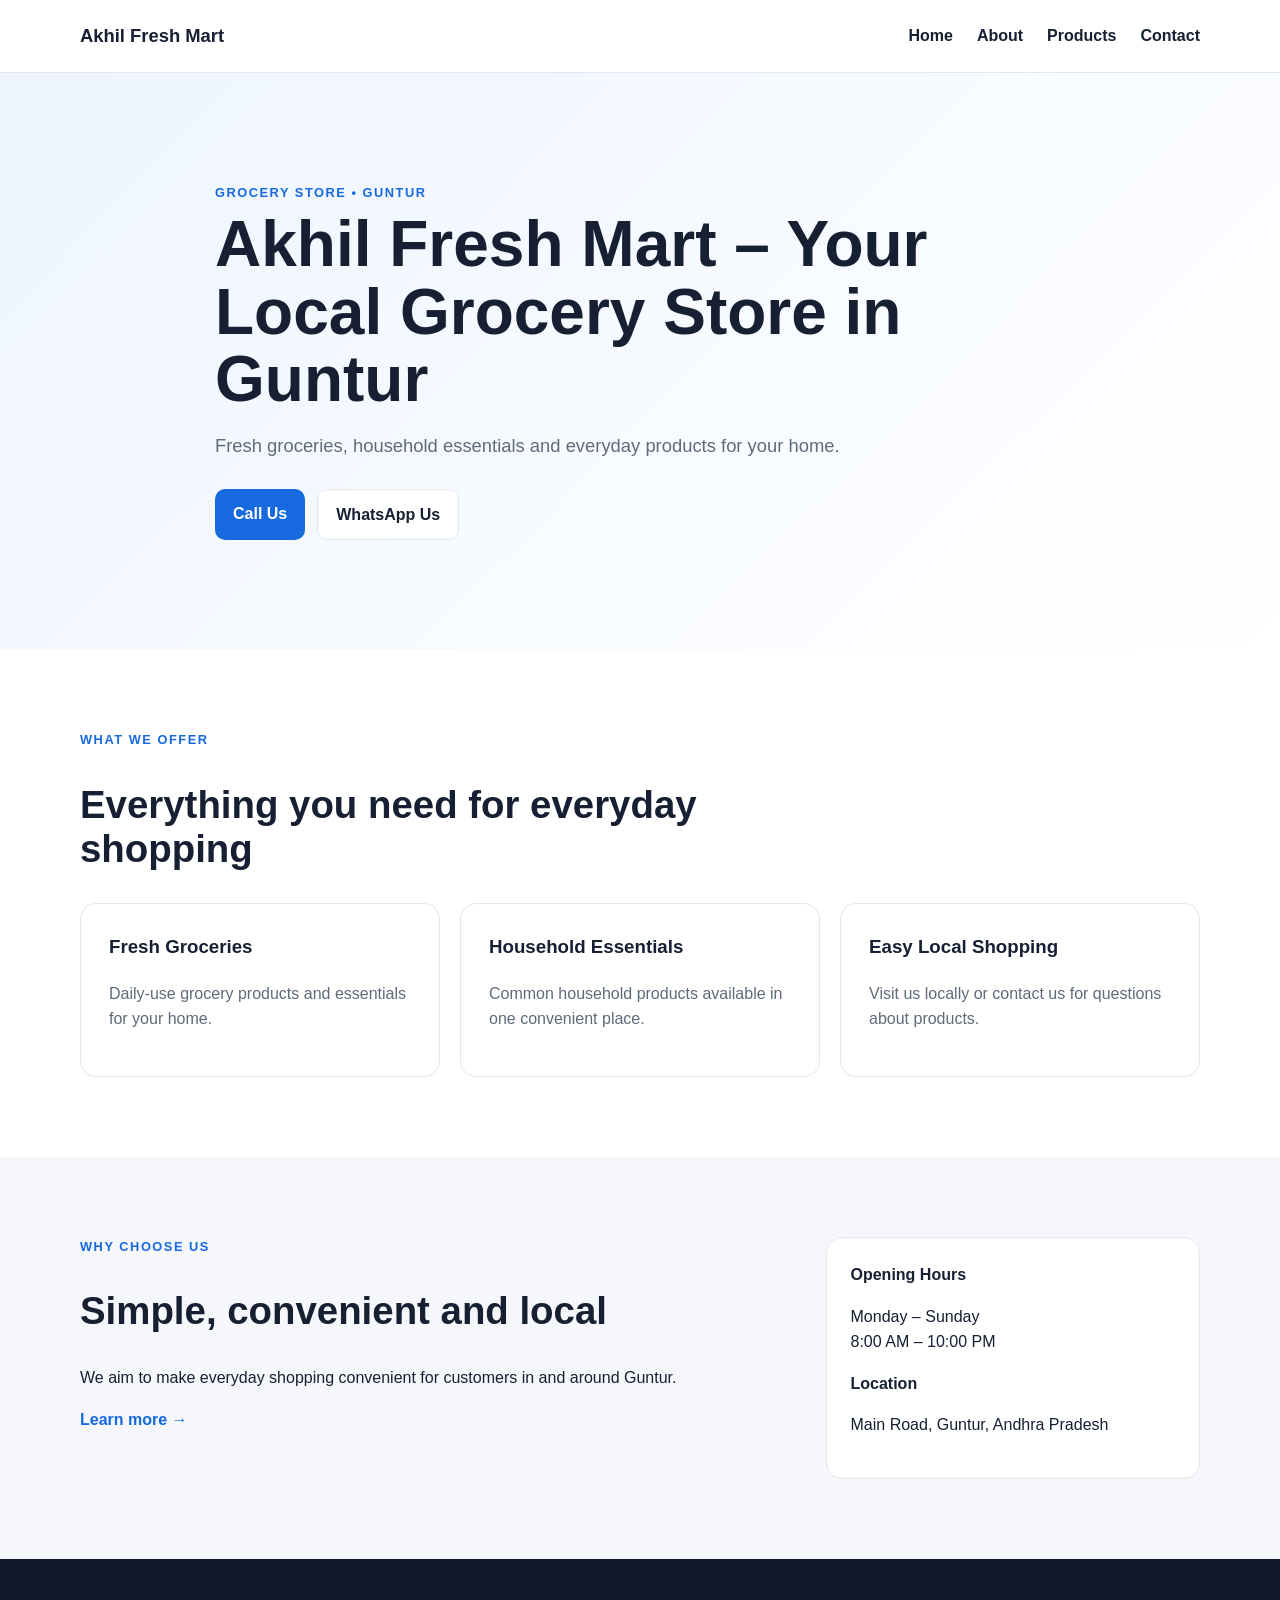
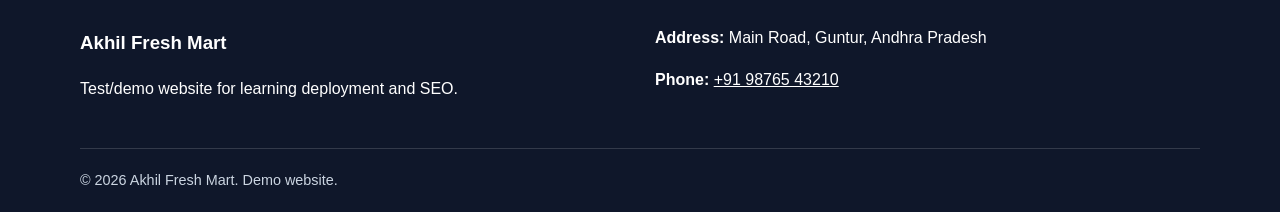
<file: index.html>
<!DOCTYPE html>
<html lang="en">
<head>
  <meta charset="UTF-8">
  <meta name="viewport" content="width=device-width, initial-scale=1.0">
  <title>Akhil Fresh Mart | Grocery Store in Guntur</title>

<meta name="description"
      content="Akhil Fresh Mart is a grocery store in Guntur offering fresh groceries, household essentials and daily-use products.">
  <meta name="google-site-verification" content="oBIcncDs-_b0V2QdqOLTAKDixIaeY6xpoAIrp87KEVg" />
  <meta name="robots" content="index, follow">
  <link rel="canonical" href="https://YOUR-DOMAIN.com/">
  <link rel="stylesheet" href="style.css">

  <!-- Replace the sample business details below with real, authorized business information. -->
  <script type="application/ld+json">
  {
    "@context": "https://schema.org",
    "@type": "GroceryStore",
    "name": "Akhil Fresh Mart",
    "url": "https://YOUR-DOMAIN.com/",
    "telephone": "+91-9876543210",
    "address": {
      "@type": "PostalAddress",
      "streetAddress": "Main Road",
      "addressLocality": "Guntur",
      "addressRegion": "Andhra Pradesh",
      "postalCode": "522001",
      "addressCountry": "IN"
    },
    "openingHours": "Mo-Su 08:00-22:00"
  }
  </script>
</head>
<body>
  <header class="site-header">
    <div class="container nav-wrap">
      <a class="logo" href="index.html">Akhil Fresh Mart</a>
      <button class="menu-toggle" aria-label="Open navigation">☰</button>
      <nav class="nav" id="mainNav">
        <a href="index.html">Home</a>
        <a href="about.html">About</a>
        <a href="services.html">Products</a>
        <a href="contact.html">Contact</a>
      </nav>
    </div>
  </header>

  <main>
    <section class="hero">
      <div class="container hero-content">
        <p class="eyebrow">Grocery Store • Guntur</p>
        <h1>Akhil Fresh Mart – Your Local Grocery Store in Guntur</h1>
        <p>Fresh groceries, household essentials and everyday products for your home.</p>
        <div class="hero-actions">
          <a class="btn primary" href="tel:+919876543210">Call Us</a>
          <a class="btn secondary" href="https://wa.me/919876543210" target="_blank" rel="noopener">WhatsApp Us</a>
        </div>
      </div>
    </section>

    <section class="section">
      <div class="container">
        <div class="section-heading">
          <p class="eyebrow">What we offer</p>
          <h2>Everything you need for everyday shopping</h2>
        </div>
        <div class="cards">
          <article class="card">
            <h3>Fresh Groceries</h3>
            <p>Daily-use grocery products and essentials for your home.</p>
          </article>
          <article class="card">
            <h3>Household Essentials</h3>
            <p>Common household products available in one convenient place.</p>
          </article>
          <article class="card">
            <h3>Easy Local Shopping</h3>
            <p>Visit us locally or contact us for questions about products.</p>
          </article>
        </div>
      </div>
    </section>

    <section class="section light">
      <div class="container two-column">
        <div>
          <p class="eyebrow">Why choose us</p>
          <h2>Simple, convenient and local</h2>
          <p>We aim to make everyday shopping convenient for customers in and around Guntur.</p>
          <a class="text-link" href="about.html">Learn more →</a>
        </div>
        <div class="info-box">
          <strong>Opening Hours</strong>
          <p>Monday – Sunday<br>8:00 AM – 10:00 PM</p>
          <strong>Location</strong>
          <p>Main Road, Guntur, Andhra Pradesh</p>
        </div>
      </div>
    </section>
  </main>

  <footer class="site-footer">
    <div class="container footer-grid">
      <div>
        <h3>Akhil Fresh Mart</h3>
        <p>Test/demo website for learning deployment and SEO.</p>
      </div>
      <div>
        <p><strong>Address:</strong> Main Road, Guntur, Andhra Pradesh</p>
        <p><strong>Phone:</strong> <a href="tel:+919876543210">+91 98765 43210</a></p>
      </div>
    </div>
    <div class="container footer-bottom">© <span id="year"></span> Akhil Fresh Mart. Demo website.</div>
  </footer>

  <script src="script.js"></script>
</body>
</html>
</file>
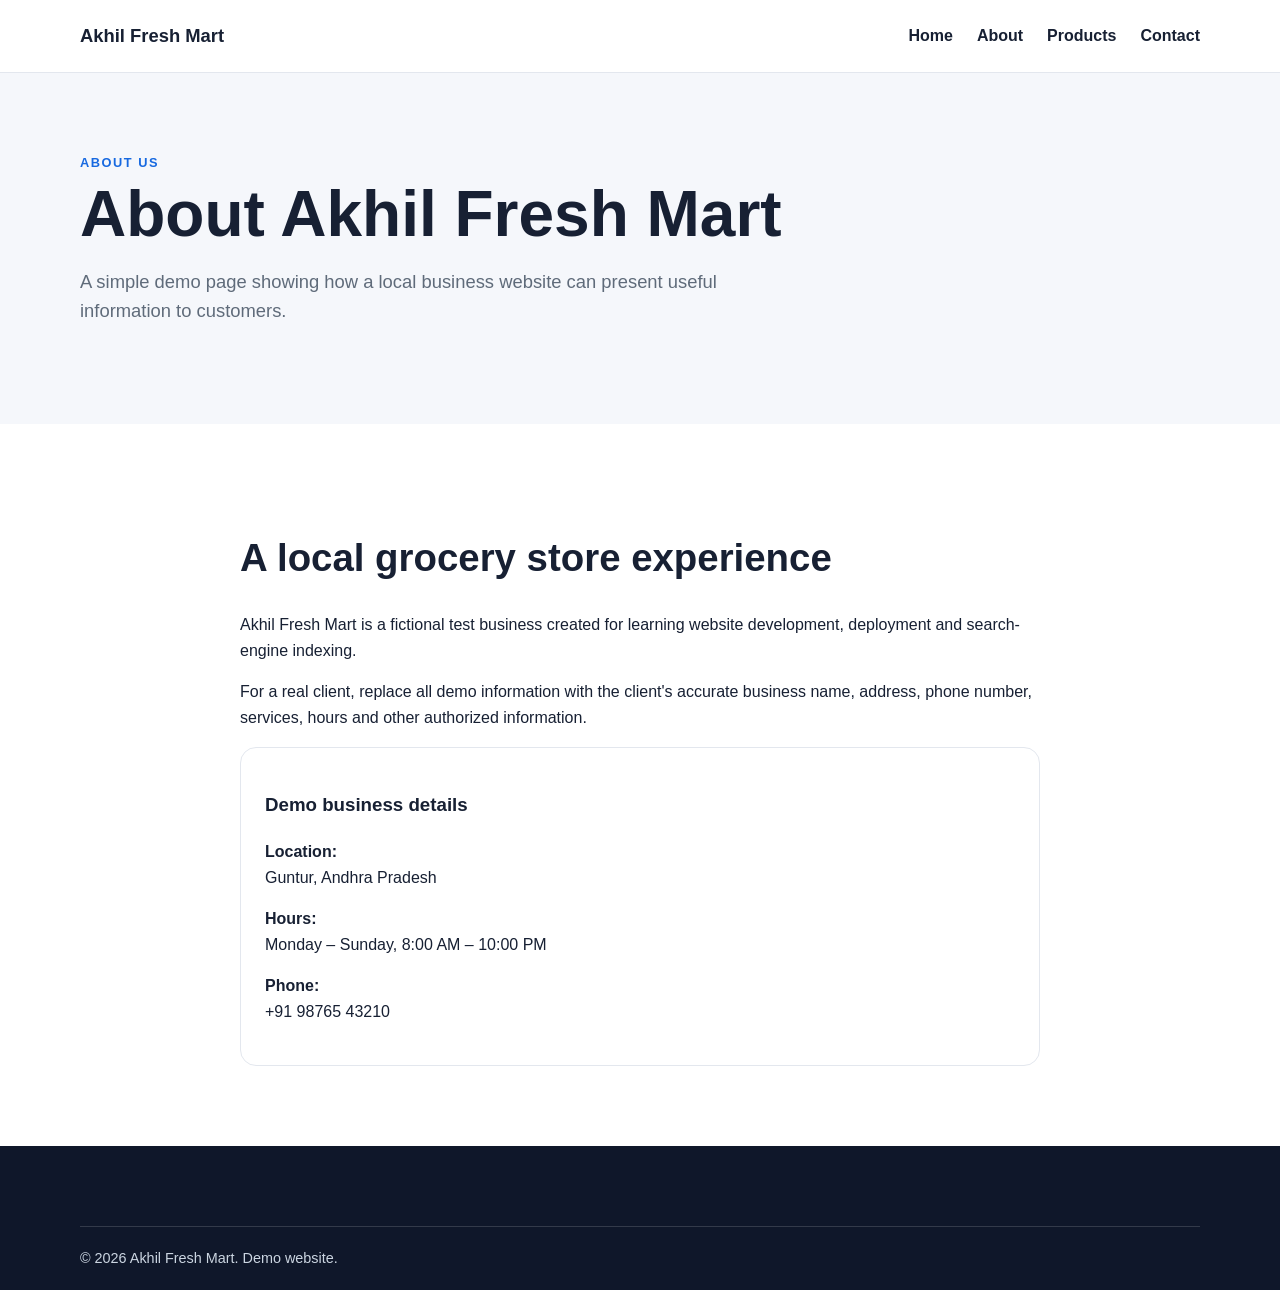
<file: about.html>
<!DOCTYPE html>
<html lang="en">
<head>
  <meta charset="UTF-8">
  <meta name="viewport" content="width=device-width, initial-scale=1.0">
  <title>About Akhil Fresh Mart | Grocery Store in Guntur</title>
  <meta name="description" content="Learn about Akhil Fresh Mart, a test local grocery store website based in Guntur, Andhra Pradesh.">
  <link rel="canonical" href="https://YOUR-DOMAIN.com/about.html">
  <link rel="stylesheet" href="style.css">
</head>
<body>
  <header class="site-header">
    <div class="container nav-wrap">
      <a class="logo" href="index.html">Akhil Fresh Mart</a>
      <button class="menu-toggle" aria-label="Open navigation">☰</button>
      <nav class="nav" id="mainNav">
        <a href="index.html">Home</a>
        <a href="about.html">About</a>
        <a href="services.html">Products</a>
        <a href="contact.html">Contact</a>
      </nav>
    </div>
  </header>

  <main>
    <section class="page-hero">
      <div class="container">
        <p class="eyebrow">About us</p>
        <h1>About Akhil Fresh Mart</h1>
        <p>A simple demo page showing how a local business website can present useful information to customers.</p>
      </div>
    </section>

    <section class="section">
      <div class="container narrow">
        <h2>A local grocery store experience</h2>
        <p>Akhil Fresh Mart is a fictional test business created for learning website development, deployment and search-engine indexing.</p>
        <p>For a real client, replace all demo information with the client's accurate business name, address, phone number, services, hours and other authorized information.</p>
        <div class="info-box">
          <h3>Demo business details</h3>
          <p><strong>Location:</strong> Guntur, Andhra Pradesh</p>
          <p><strong>Hours:</strong> Monday – Sunday, 8:00 AM – 10:00 PM</p>
          <p><strong>Phone:</strong> +91 98765 43210</p>
        </div>
      </div>
    </section>
  </main>

  <footer class="site-footer">
    <div class="container footer-bottom">© <span id="year"></span> Akhil Fresh Mart. Demo website.</div>
  </footer>
  <script src="script.js"></script>
</body>
</html>
</file>
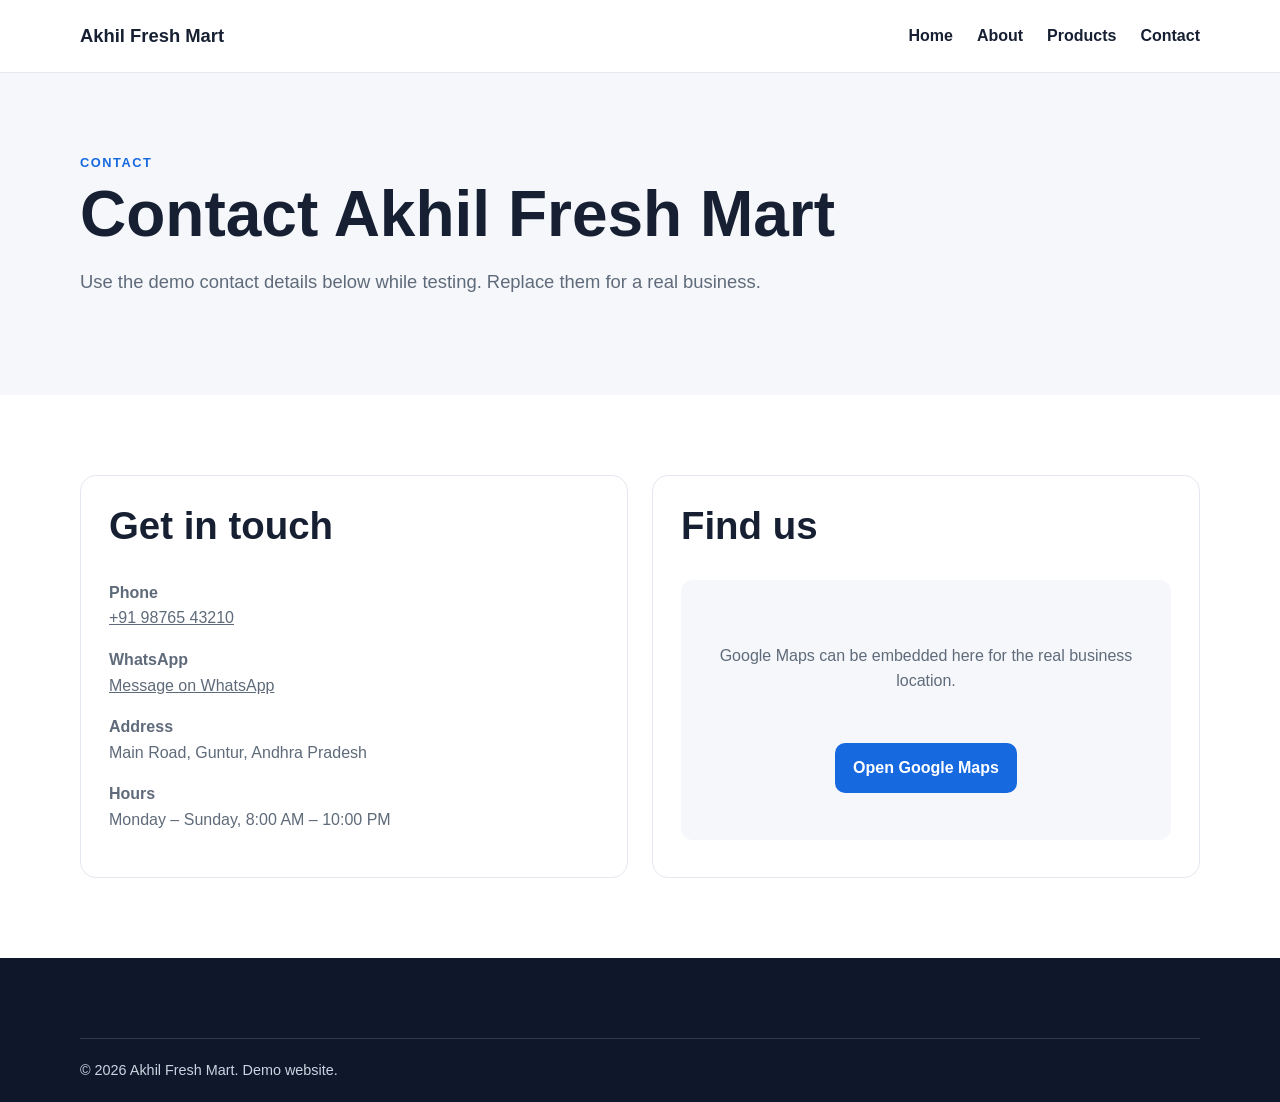
<file: contact.html>
<!DOCTYPE html>
<html lang="en">
<head>
  <meta charset="UTF-8">
  <meta name="viewport" content="width=device-width, initial-scale=1.0">
  <title>Contact Akhil Fresh Mart | Guntur</title>
  <meta name="description" content="Contact Akhil Fresh Mart in Guntur by phone, WhatsApp or map.">
  <link rel="canonical" href="https://YOUR-DOMAIN.com/contact.html">
  <link rel="stylesheet" href="style.css">
</head>
<body>
  <header class="site-header">
    <div class="container nav-wrap">
      <a class="logo" href="index.html">Akhil Fresh Mart</a>
      <button class="menu-toggle" aria-label="Open navigation">☰</button>
      <nav class="nav" id="mainNav">
        <a href="index.html">Home</a>
        <a href="about.html">About</a>
        <a href="services.html">Products</a>
        <a href="contact.html">Contact</a>
      </nav>
    </div>
  </header>

  <main>
    <section class="page-hero">
      <div class="container">
        <p class="eyebrow">Contact</p>
        <h1>Contact Akhil Fresh Mart</h1>
        <p>Use the demo contact details below while testing. Replace them for a real business.</p>
      </div>
    </section>

    <section class="section">
      <div class="container contact-grid">
        <div class="card">
          <h2>Get in touch</h2>
          <p><strong>Phone</strong><br><a href="tel:+919876543210">+91 98765 43210</a></p>
          <p><strong>WhatsApp</strong><br><a href="https://wa.me/919876543210" target="_blank" rel="noopener">Message on WhatsApp</a></p>
          <p><strong>Address</strong><br>Main Road, Guntur, Andhra Pradesh</p>
          <p><strong>Hours</strong><br>Monday – Sunday, 8:00 AM – 10:00 PM</p>
        </div>

        <div class="card">
          <h2>Find us</h2>
          <div class="map-placeholder">
            <p>Google Maps can be embedded here for the real business location.</p>
            <a class="btn primary" href="https://www.google.com/maps" target="_blank" rel="noopener">Open Google Maps</a>
          </div>
        </div>
      </div>
    </section>
  </main>

  <footer class="site-footer">
    <div class="container footer-bottom">© <span id="year"></span> Akhil Fresh Mart. Demo website.</div>
  </footer>
  <script src="script.js"></script>
</body>
</html>
</file>
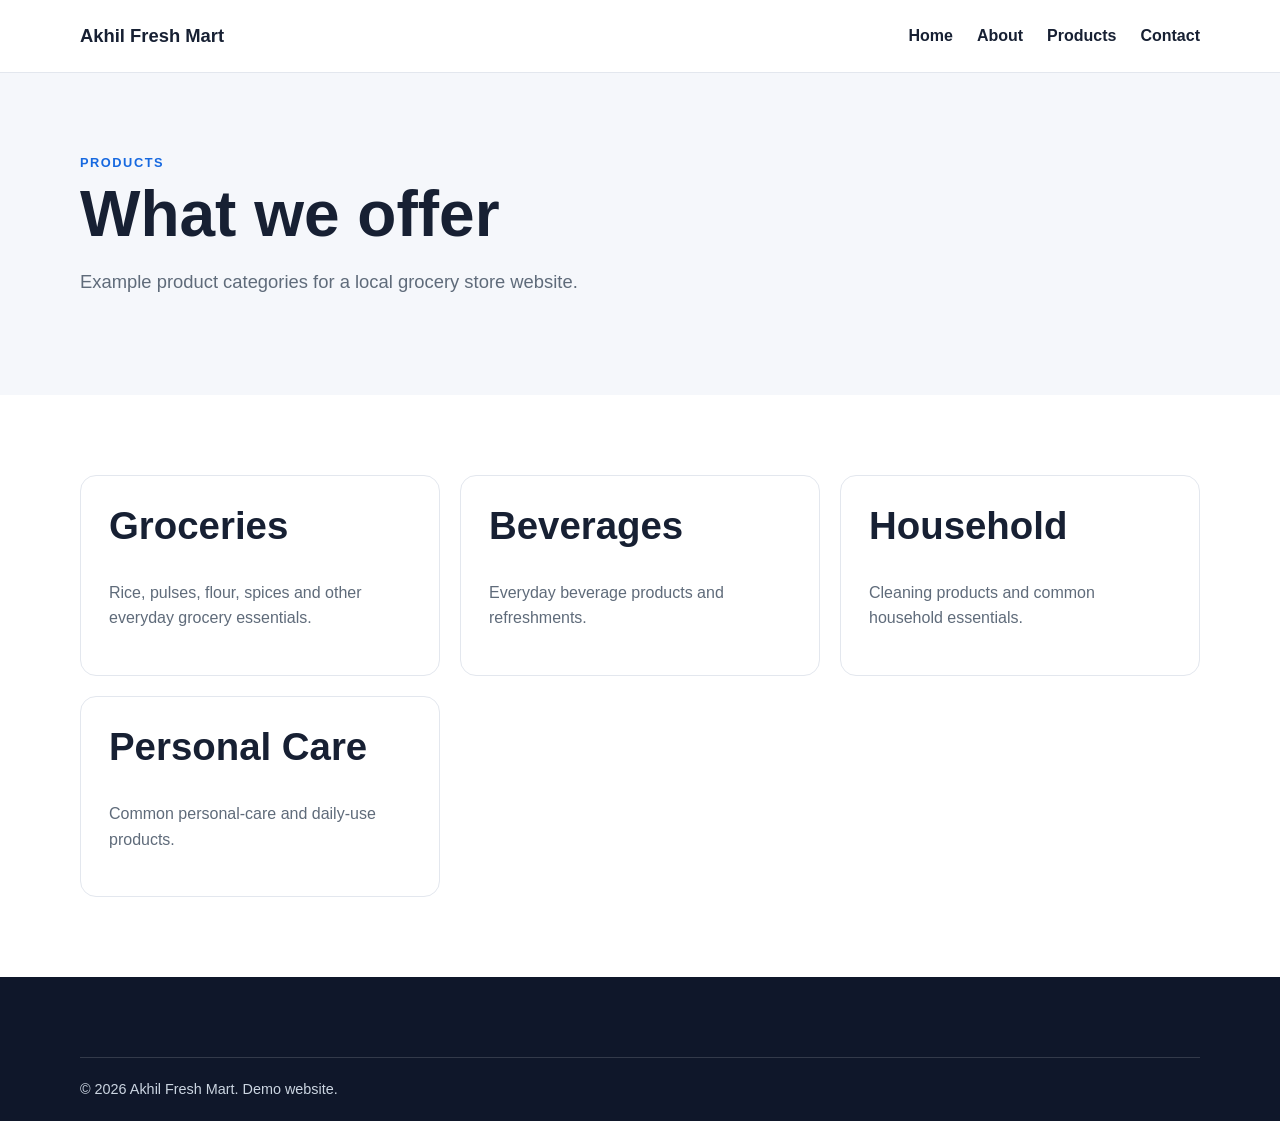
<file: services.html>
<!DOCTYPE html>
<html lang="en">
<head>
  <meta charset="UTF-8">
  <meta name="viewport" content="width=device-width, initial-scale=1.0">
  <title>Products | Akhil Fresh Mart | Guntur</title>
  <meta name="description" content="Explore the product categories available at the demo Akhil Fresh Mart grocery store website in Guntur.">
  <link rel="canonical" href="https://YOUR-DOMAIN.com/services.html">
  <link rel="stylesheet" href="style.css">
</head>
<body>
  <header class="site-header">
    <div class="container nav-wrap">
      <a class="logo" href="index.html">Akhil Fresh Mart</a>
      <button class="menu-toggle" aria-label="Open navigation">☰</button>
      <nav class="nav" id="mainNav">
        <a href="index.html">Home</a>
        <a href="about.html">About</a>
        <a href="services.html">Products</a>
        <a href="contact.html">Contact</a>
      </nav>
    </div>
  </header>

  <main>
    <section class="page-hero">
      <div class="container">
        <p class="eyebrow">Products</p>
        <h1>What we offer</h1>
        <p>Example product categories for a local grocery store website.</p>
      </div>
    </section>

    <section class="section">
      <div class="container">
        <div class="cards">
          <article class="card"><h2>Groceries</h2><p>Rice, pulses, flour, spices and other everyday grocery essentials.</p></article>
          <article class="card"><h2>Beverages</h2><p>Everyday beverage products and refreshments.</p></article>
          <article class="card"><h2>Household</h2><p>Cleaning products and common household essentials.</p></article>
          <article class="card"><h2>Personal Care</h2><p>Common personal-care and daily-use products.</p></article>
        </div>
      </div>
    </section>
  </main>

  <footer class="site-footer">
    <div class="container footer-bottom">© <span id="year"></span> Akhil Fresh Mart. Demo website.</div>
  </footer>
  <script src="script.js"></script>
</body>
</html>
</file>
<file: style.css>
* { box-sizing: border-box; }

:root {
  --text: #172033;
  --muted: #5f6b7a;
  --bg: #ffffff;
  --light: #f5f7fb;
  --border: #e3e7ee;
  --primary: #1769e0;
  --dark: #0f172a;
}

html { scroll-behavior: smooth; }

body {
  margin: 0;
  font-family: Arial, Helvetica, sans-serif;
  color: var(--text);
  background: var(--bg);
  line-height: 1.6;
}

a { color: inherit; }

.container {
  width: min(1120px, calc(100% - 40px));
  margin: 0 auto;
}

.narrow { max-width: 800px; }

.site-header {
  position: sticky;
  top: 0;
  z-index: 20;
  background: rgba(255,255,255,.96);
  border-bottom: 1px solid var(--border);
}

.nav-wrap {
  min-height: 72px;
  display: flex;
  align-items: center;
  justify-content: space-between;
  gap: 24px;
}

.logo {
  text-decoration: none;
  font-size: 1.15rem;
  font-weight: 800;
}

.nav {
  display: flex;
  gap: 24px;
}

.nav a {
  text-decoration: none;
  font-weight: 600;
}

.nav a:hover { color: var(--primary); }

.menu-toggle {
  display: none;
  border: 0;
  background: none;
  font-size: 1.6rem;
}

.hero {
  padding: 110px 0;
  background: linear-gradient(135deg, #eef5ff, #ffffff);
}

.hero-content { max-width: 850px; }

.hero h1, .page-hero h1 {
  margin: 8px 0 18px;
  font-size: clamp(2.2rem, 5vw, 4.2rem);
  line-height: 1.05;
}

.hero p:not(.eyebrow), .page-hero p:not(.eyebrow) {
  color: var(--muted);
  font-size: 1.15rem;
  max-width: 720px;
}

.eyebrow {
  margin: 0;
  text-transform: uppercase;
  letter-spacing: .12em;
  font-size: .8rem;
  font-weight: 800;
  color: var(--primary);
}

.hero-actions {
  display: flex;
  flex-wrap: wrap;
  gap: 12px;
  margin-top: 28px;
}

.btn {
  display: inline-block;
  padding: 12px 18px;
  border-radius: 10px;
  text-decoration: none;
  font-weight: 700;
}

.btn.primary { background: var(--primary); color: #fff; }
.btn.secondary { border: 1px solid var(--border); background: #fff; }

.section { padding: 80px 0; }
.section.light { background: var(--light); }

.section-heading { max-width: 700px; margin-bottom: 32px; }
.section h2 { font-size: clamp(1.8rem, 3vw, 2.6rem); line-height: 1.15; }

.cards {
  display: grid;
  grid-template-columns: repeat(3, 1fr);
  gap: 20px;
}

.card {
  padding: 28px;
  border: 1px solid var(--border);
  border-radius: 16px;
  background: #fff;
}

.card h2, .card h3 { margin-top: 0; }

.card p { color: var(--muted); }

.two-column {
  display: grid;
  grid-template-columns: 1.3fr .7fr;
  gap: 50px;
  align-items: start;
}

.info-box {
  padding: 24px;
  border-radius: 16px;
  background: #fff;
  border: 1px solid var(--border);
}

.info-box strong { display: block; margin-top: 10px; }
.info-box strong:first-child { margin-top: 0; }

.page-hero {
  padding: 80px 0;
  background: var(--light);
}

.text-link {
  color: var(--primary);
  font-weight: 700;
  text-decoration: none;
}

.contact-grid {
  display: grid;
  grid-template-columns: 1fr 1fr;
  gap: 24px;
}

.map-placeholder {
  min-height: 260px;
  display: grid;
  place-items: center;
  text-align: center;
  padding: 30px;
  border-radius: 12px;
  background: var(--light);
}

.site-footer {
  padding: 50px 0 20px;
  background: var(--dark);
  color: #fff;
}

.footer-grid {
  display: grid;
  grid-template-columns: 1fr 1fr;
  gap: 30px;
}

.site-footer a { color: #fff; }

.footer-bottom {
  margin-top: 30px;
  padding-top: 20px;
  border-top: 1px solid rgba(255,255,255,.15);
  color: #cbd5e1;
  font-size: .9rem;
}

@media (max-width: 760px) {
  .menu-toggle { display: block; }

  .nav {
    display: none;
    position: absolute;
    left: 20px;
    right: 20px;
    top: 72px;
    padding: 18px;
    flex-direction: column;
    background: #fff;
    border: 1px solid var(--border);
    border-radius: 12px;
  }

  .nav.open { display: flex; }

  .cards,
  .two-column,
  .contact-grid,
  .footer-grid {
    grid-template-columns: 1fr;
  }

  .hero { padding: 80px 0; }
}
</file>
